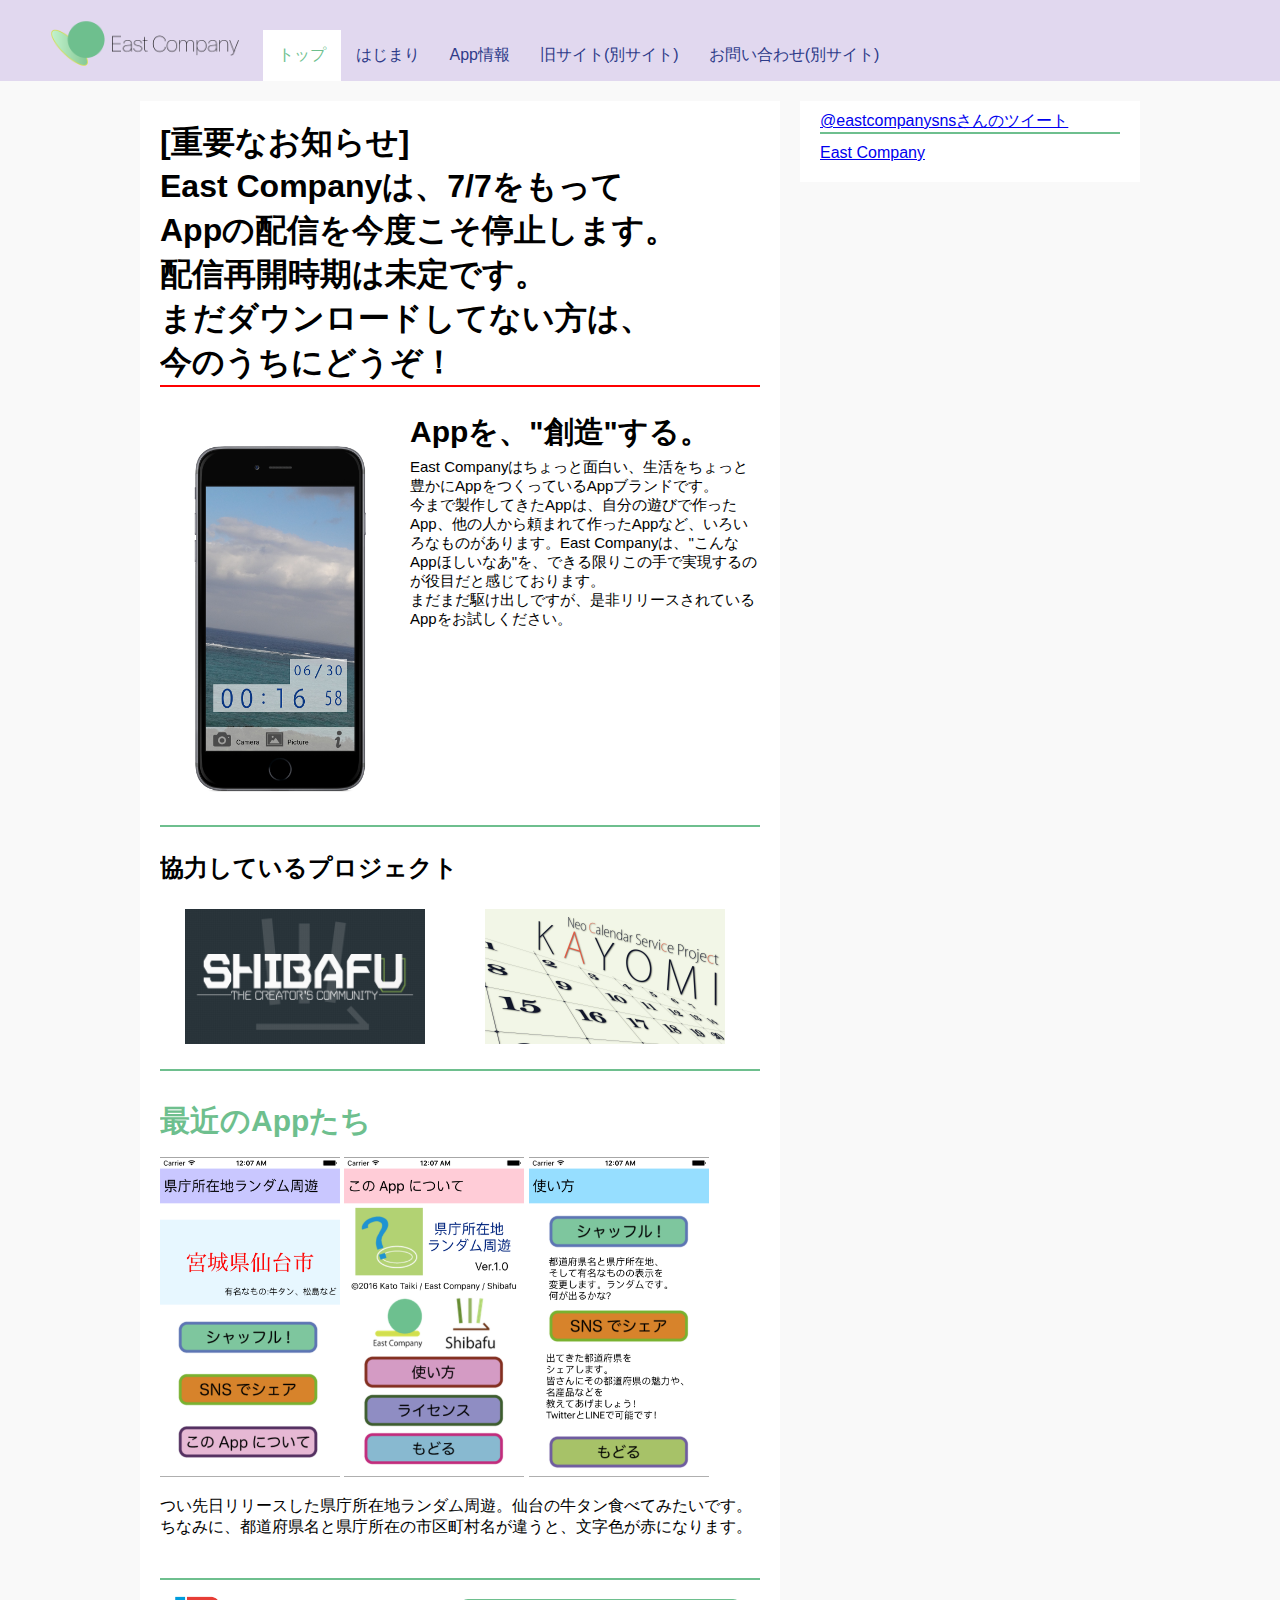
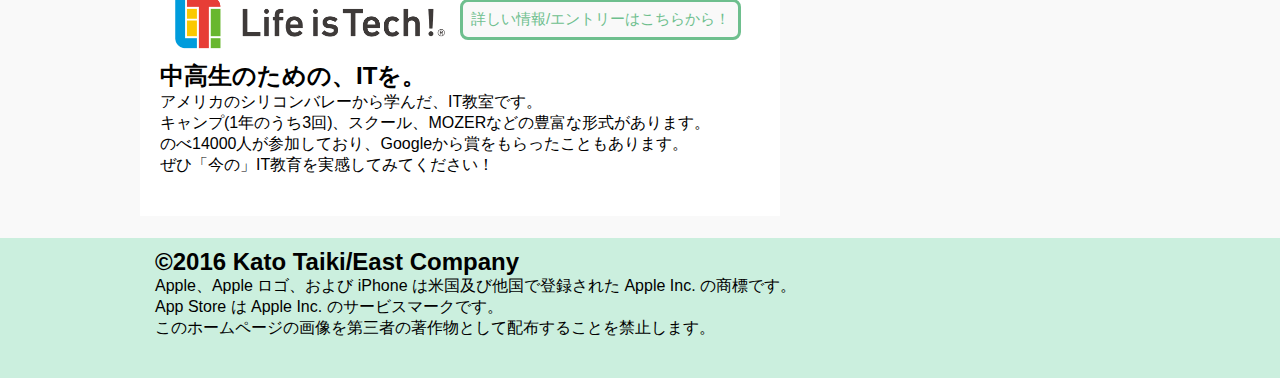
<file: index.html>
<!DOCTYPE html>
<html lang="ja">
<head>
    <meta charset="UTF-8">
    <link rel="stylesheet" href="style.css">
    <link rel="shortcut icon" href="favicon.ico">
    <title>East Company</title>
</head>
<nav>
<p><a class="sd3" href="index.html"><img src="Eastnew-Web.png" alt="" width="200"></a></p>
<!--   <img src="logo-jp.png" alt="" width="200">-->
    <ul class="container">
        <li><a class="tit" href="index.html">トップ</a></li>
        <li><a href="start.html">はじまり</a></li>
        <li><a href="app.html">App情報</a></li>
        <li><a href="http://kakkunkun2929.wix.com/east-net-old">旧サイト(別サイト)</a></li>
        <li><a href="https://docs.google.com/forms/d/19seEP1MpgFt4jKSDEdXwaR-WSeKMHG6goYW3qUMKNp4/viewform?c=0&w=1">お問い合わせ(別サイト)</a></li>
        
    </ul>
</nav>
<body>
<div id="fb-root"></div>
<script>(function(d, s, id) {
  var js, fjs = d.getElementsByTagName(s)[0];
  if (d.getElementById(id)) return;
  js = d.createElement(s); js.id = id;
  js.src = "//connect.facebook.net/ja_JP/sdk.js#xfbml=1&version=v2.5";
  fjs.parentNode.insertBefore(js, fjs);
}(document, 'script', 'facebook-jssdk'));</script>
<!--
 <audio id="audio" autoplay="true">
 <source src="flare.mp3">
 </audio>
-->
  <div class="container">
  <main>
  <div class="col-64">
  <h1>[重要なお知らせ]<br>
East Companyは、7/7をもって<br>Appの配信を今度こそ停止します。
<br>配信再開時期は未定です。<br>まだダウンロードしてない方は、<br>今のうちにどうぞ！
</h1>
      </div>
  <div class="col-63">
  <img class="top-image" src="Pic_iPhone_6_Plus_Vert_SpaceGray_sRGB_0914.png" alt="" width="240">
  <h1 class="title">Appを、"創造"する。</h1>
  <p class="description">East Companyはちょっと面白い、生活をちょっと豊かにAppをつくっているAppブランドです。<br>今まで製作してきたAppは、自分の遊びで作ったApp、他の人から頼まれて作ったAppなど、いろいろなものがあります。East Companyは、"こんなAppほしいなあ"を、できる限りこの手で実現するのが役目だと感じております。<br>まだまだ駆け出しですが、是非リリースされているAppをお試しください。</p>
<!--
   <link rel="stylesheet" href="https://life-is-tech.com">
   <a class="lit-btn"
   href="http://life-is-tech.com"
target="_blank">Life is Tech!</a>
-->
      </div>
      <div class="col-65">
          <h2>協力しているプロジェクト</h2>
          <div class="col-3">
<!--
          <img src="12694636_1718627971707160_7207883160546879691_o.jpg" alt="" width="240">
          <h3>AI</h3>
          </div>
-->
          <div class="box style-2">
                    <div class="cover">
                        <img src="Shibafu.jpg" alt="" width="240">
                        <div class="caption">
                            <h3>Shibafu</h3>
                            <span>しばふ</span>
                        </div>
                    </div>
                </div>
          </div>
<!--
          <div class="col-3">
          <img src="" alt="" width="240">
          <h3>人工言語 アルクト語</h3>
          </div>
-->
          <div class="col-3">
           <div class="box style-2">
                    <div class="cover">
                        <img src="Kayomi.jpg" alt="" width="240">
                        <div class="caption">
                            <h3>KAYOMI</h3>
                            <span>かよみ</span>
                        </div>
                    </div>
                </div>
          </div>
      </div>
       <div class="col-81">
       <h2 class="sal">最近のAppたち</h2>
       <img src="s1.png" alt="" width="180">
       <img src="s2.png" alt="" width="180">
       <img src="s3.png" alt="" width="180">
       <p class="sa">つい先日リリースした県庁所在地ランダム周遊。仙台の牛タン食べてみたいです。<br>ちなみに、都道府県名と県庁所在の市区町村名が違うと、文字色が赤になります。</p>
       </div>
       <div class="col-7">
<!--      <div class="col-2">-->
      <img src="lifeistech-logo-7.png" alt="" width="300">
<!--      </div>-->
      <link rel="stylesheet" href="https://life-is-tech.com">
   <a class="lit-btn"
   href="http://life-is-tech.com"
target="_blank">詳しい情報/エントリーはこちらから！</a>
    <div class="col-82">
     <h2>中高生のための、ITを。</h2>
         
     <p class="detech">アメリカのシリコンバレーから学んだ、IT教室です。<br>キャンプ(1年のうち3回)、スクール、MOZERなどの豊富な形式があります。<br>のべ14000人が参加しており、Googleから賞をもらったこともあります。<br>ぜひ「今の」IT教育を実感してみてください！</p>
      </div>
       </div>
       <div class="wa">
<!--       <div class="fb-page" data-href="https://www.facebook.com/eastcompanybook/" data-tabs="timeline" data-small-header="false" data-adapt-container-width="true" data-hide-cover="false" data-show-facepile="true"><div class="fb-xfbml-parse-ignore"><blockquote cite="https://www.facebook.com/eastcompanybook/"><a href="https://www.facebook.com/eastcompanybook/">East Company</a></blockquote></div></div>-->
<!--       <div class="fb-page" data-href="https://www.facebook.com/eastcompanybook/" data-tabs="timeline" data-width="1000" data-height="300" data-small-header="true" data-adapt-container-width="true" data-hide-cover="false" data-show-facepile="true"><div class="fb-xfbml-parse-ignore"><blockquote cite="https://www.facebook.com/eastcompanybook/"><a href="https://www.facebook.com/eastcompanybook/">East Company</a></blockquote></div></div>-->
       </div>
       
   </main>
   
   <div class="sidebar">
<!--
      <div class="sai">
       <h3>さいきんのAppたち</h3>
       <img src="CecbIqIXIAEd9-I.jpg-large.jpeg" alt="" width="200">
       <p class="sa">LiT!のメンターさんが自己紹介のカンペを試す。大阪やんね。</p>
       </div>
-->
       <div class="twi">
       <a class="twitter-timeline" href="https://twitter.com/eastcompanysns" data-widget-id="713901831810748416" data-chrome="nofooter noborders">@eastcompanysnsさんのツイート</a> <script>!function(d,s,id){var js,fjs=d.getElementsByTagName(s)[0],p=/^http:/.test(d.location)?'http':'https';if(!d.getElementById(id)){js=d.createElement(s);js.id=id;js.src=p+"://platform.twitter.com/widgets.js";fjs.parentNode.insertBefore(js,fjs);}}(document,"script","twitter-wjs");</script>
       </div>
       <div class="fb-page" data-href="https://www.facebook.com/eastcompanybook/" data-tabs="timeline" data-width="250" data-height="500" data-small-header="true" data-adapt-container-width="true" data-hide-cover="false" data-show-facepile="false"><div class="fb-xfbml-parse-ignore"><blockquote cite="https://www.facebook.com/eastcompanybook/"><a href="https://www.facebook.com/eastcompanybook/">East Company</a></blockquote></div></div>
       
   </div> 
   
   
     
     
    </div>
     <div id="footer-bk">
    <div id="footer">
        <h2>©2016 Kato Taiki/East Company</h2>
        <p>Apple、Apple ロゴ、および iPhone は米国及び他国で登録された Apple Inc. の商標です。<br>App Store は Apple Inc. のサービスマークです。<br>このホームページの画像を第三者の著作物として配布することを禁止します。
</p>
        </div>
    </div>
</body>

</html>
</file>
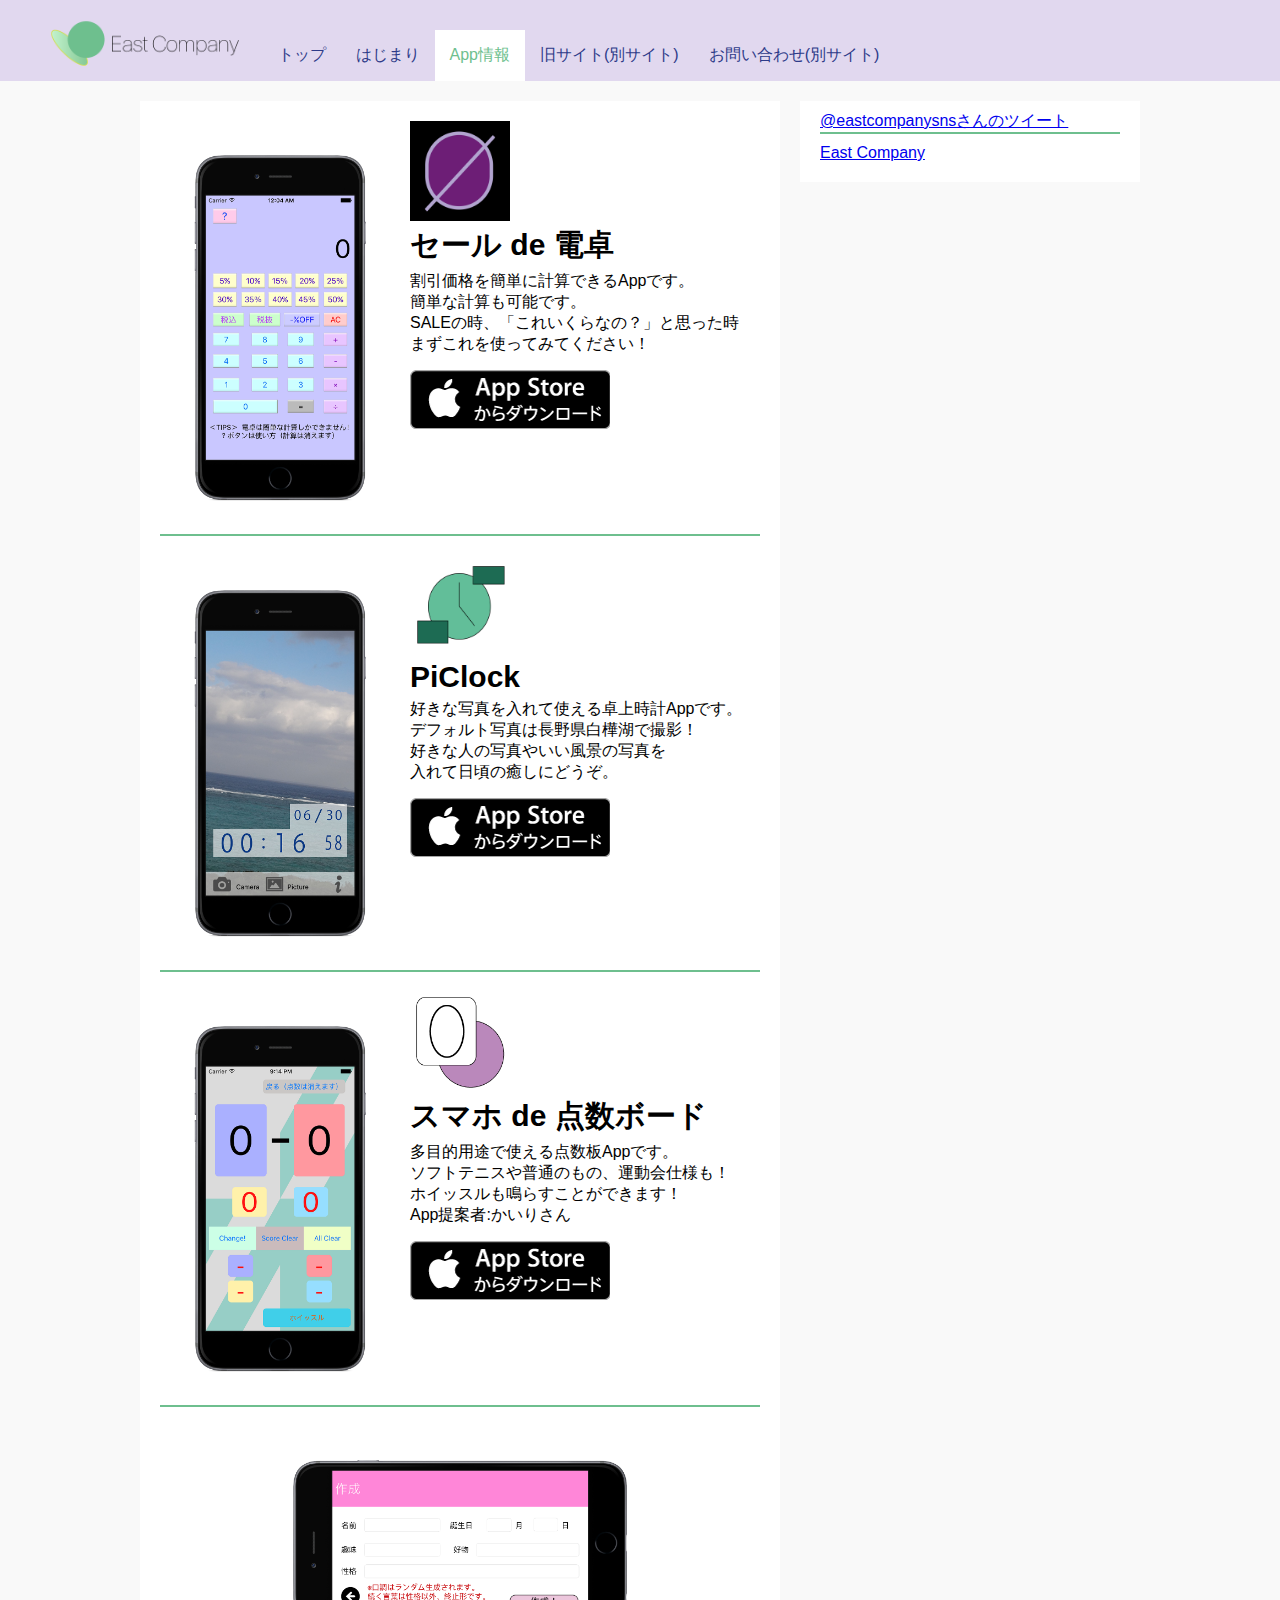
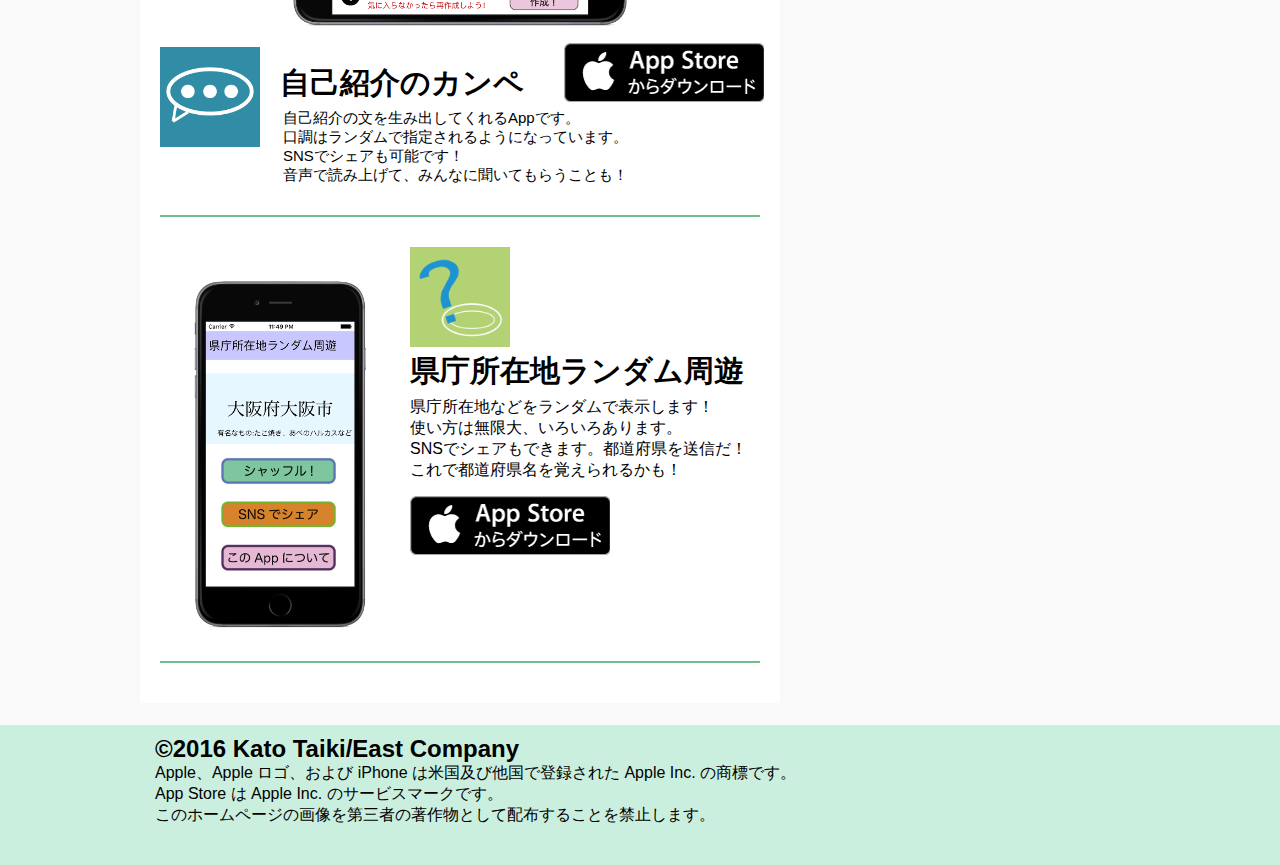
<file: app.html>
<!DOCTYPE html>
<html lang="ja">
<head>
    <meta charset="UTF-8">
    <link rel="stylesheet" href="style.css">
    <link rel="shortcut icon" href="favicon.ico">
    <title>East Company/App情報</title>
</head>
<nav>
  <p><a class="sd3" href="index.html"><img src="Eastnew-Web.png" alt="" width="200"></a></p>
<!--   <img src="logo-jp.png" alt="" width="200">-->
    <ul class="container">
        <li><a href="index.html">トップ</a></li>
        <li><a href="start.html">はじまり</a></li>
        <li><a class="tit" href="app.html">App情報</a></li>
        <li><a href="http://kakkunkun2929.wix.com/east-net-old">旧サイト(別サイト)</a></li>
        <li><a href="https://docs.google.com/forms/d/19seEP1MpgFt4jKSDEdXwaR-WSeKMHG6goYW3qUMKNp4/viewform?c=0&w=1">お問い合わせ(別サイト)</a></li>
        
    </ul>
</nav>
<body>
<div id="fb-root"></div>
<script>(function(d, s, id) {
  var js, fjs = d.getElementsByTagName(s)[0];
  if (d.getElementById(id)) return;
  js = d.createElement(s); js.id = id;
  js.src = "//connect.facebook.net/ja_JP/sdk.js#xfbml=1&version=v2.5";
  fjs.parentNode.insertBefore(js, fjs);
}(document, 'script', 'facebook-jssdk'));</script>
<!--
 <audio id="audio" autoplay="true">
 <source src="flare.mp3">
 </audio>
-->
  <div class="container">
  <main>
  <div class="col-6">
  <img class="top-image" src="SaleiPhone_6_Plus_Vert_SpaceGray_sRGB_0914.png" alt="" width="240"><img src="sare.png" alt="" width="100px">
  <h1 class="title">セール de 電卓</h1>
  <p class="description3">割引価格を簡単に計算できるAppです。<br>簡単な計算も可能です。<br>SALEの時、「これいくらなの？」と思った時<br>まずこれを使ってみてください！</p>
  <p><a href="https://itunes.apple.com/jp/app/seru-de-si-ge/id1017168814?mt=8"><img class="sd"  src="down.png" alt="" width="200px"></a></p>
<!--
   <link rel="stylesheet" href="https://life-is-tech.com">
   <a class="lit-btn"
   href="http://life-is-tech.com"
target="_blank">Life is Tech!</a>
-->
      </div>
      <div class="col-6">
  <img class="top-image" src="Pic_iPhone_6_Plus_Vert_SpaceGray_sRGB_0914.png" alt="" width="240"><img src="PiStore.png" alt="" width="100px">
  <h1 class="title">PiClock</h1>
  <p class="description3">好きな写真を入れて使える卓上時計Appです。<br>デフォルト写真は長野県白樺湖で撮影！<br>好きな人の写真やいい風景の写真を<br>入れて日頃の癒しにどうぞ。</p>
  <p><a href="https://itunes.apple.com/jp/app/piclock-pikurokku/id1037571209?mt=8"><img class="sd"  src="down.png" alt="" width="200px"></a></p>
<!--
   <link rel="stylesheet" href="https://life-is-tech.com">
   <a class="lit-btn"
   href="http://life-is-tech.com"
target="_blank">Life is Tech!</a>
-->
      </div>
      <div class="col-6">
  <img class="top-image" src="iPhone_6_Plus_Vert_SpaceGray_sRGB_0914.png" alt="" width="240"><img src="180s.png" alt="" width="100px">
  <h1 class="title">スマホ de 点数ボード</h1>
  <p class="description3">多目的用途で使える点数板Appです。<br>ソフトテニスや普通のもの、運動会仕様も！<br>ホイッスルも鳴らすことができます！<br>App提案者:かいりさん</p>
  <p><a href="https://itunes.apple.com/jp/app/sumaho-de-dian-shubodo/id1050988848?mt=8"><img class="sd"  src="down.png" alt="" width="200px"></a></p>
<!--
   <link rel="stylesheet" href="https://life-is-tech.com">
   <a class="lit-btn"
   href="http://life-is-tech.com"
target="_blank">Life is Tech!</a>
-->
      </div>
<!--
      <div class="col-6">
  <img class="top-image" src="Hukei_iPhone_6_Plus_Vert_SpaceGray_sRGB_0914.png" alt="" width="240"><img src="store.png" alt="" width="100px">
  <h1 class="title">風景 with Sound</h1>
  <p class="description3">風景を見ながら日常の音を楽しむAppです。<br>結構臨場感あふれると思います。<br>遊びで作ったので、活用性はとても低いです。<br>今後音も追加しようかと思っています。</p>
  <p><a href="https://itunes.apple.com/jp/app/feng-jing-with-sound/id1034879929?mt=8"><img class="sd"  src="down.png" alt="" width="200px"></a></p>
      </div>
-->
      <div class="col-62">
  <img class="top-image1" src="iPhone_6_Plus_Horz_SpaceGray_sRGB_0914.png" alt="" width="400">
  <img class="ic" src="Kanpe180s.png" alt="" width="100px">
          <h1 class="title2">自己紹介のカンペ</h1>
  <p class="description5">自己紹介の文を生み出してくれるAppです。<br>口調はランダムで指定されるようになっています。<br>SNSでシェアも可能です！<br>音声で読み上げて、みんなに聞いてもらうことも！</p>
  <p><a href="https://itunes.apple.com/jp/app/zi-ji-shao-jienokanpe/id1076095651?mt=8"><img class="sd2"  src="down.png" alt="" width="200px"></a></p>
  
  
<!--
   <link rel="stylesheet" href="https://life-is-tech.com">
   <a class="lit-btn"
   href="http://life-is-tech.com"
target="_blank">Life is Tech!</a>
-->
      </div>
      
      <div class="col-6">
  <img class="top-image" src="MihonSyuyu.png" alt="" width="240"><img src="syuyuappsite.png" alt="" width="100px">
  <h1 class="title">県庁所在地ランダム周遊</h1>
  <p class="description3">県庁所在地などをランダムで表示します！<br>使い方は無限大、いろいろあります。<br>SNSでシェアもできます。都道府県を送信だ！<br>これで都道府県名を覚えられるかも！</p>
  <p><a href="https://itunes.apple.com/us/app/xian-ting-suo-zai-derandamu/id1135257328?l=ja&ls=1&mt=8"><img class="sd"  src="down.png" alt="" width="200px"></a></p>
  

      </div>      
   </main>
   
   <div class="sidebar">
<!--
      <div class="sai">
       <h3>さいきんのAppたち</h3>
       <img src="CecbIqIXIAEd9-I.jpg-large.jpeg" alt="" width="200">
       <p class="sa">LiT!のメンターさんが自己紹介のカンペを試す。大阪やんね。</p>
       </div>
-->
       <div class="twi">
       <a class="twitter-timeline" href="https://twitter.com/eastcompanysns" data-widget-id="713901831810748416" data-chrome="nofooter noborders">@eastcompanysnsさんのツイート</a> <script>!function(d,s,id){var js,fjs=d.getElementsByTagName(s)[0],p=/^http:/.test(d.location)?'http':'https';if(!d.getElementById(id)){js=d.createElement(s);js.id=id;js.src=p+"://platform.twitter.com/widgets.js";fjs.parentNode.insertBefore(js,fjs);}}(document,"script","twitter-wjs");</script>
       </div>
       <div class="fb-page" data-href="https://www.facebook.com/eastcompanybook/" data-tabs="timeline" data-width="250" data-height="500" data-small-header="true" data-adapt-container-width="true" data-hide-cover="false" data-show-facepile="false"><div class="fb-xfbml-parse-ignore"><blockquote cite="https://www.facebook.com/eastcompanybook/"><a href="https://www.facebook.com/eastcompanybook/">East Company</a></blockquote></div></div>
       
   </div> 
   
   
     
     
    </div>
     <div id="footer-bk">
    <div id="footer">
        <h2>©2016 Kato Taiki/East Company</h2>
        <p>Apple、Apple ロゴ、および iPhone は米国及び他国で登録された Apple Inc. の商標です。<br>App Store は Apple Inc. のサービスマークです。<br>このホームページの画像を第三者の著作物として配布することを禁止します。</p>
        </div>
    </div>
</body>

</html>
</file>
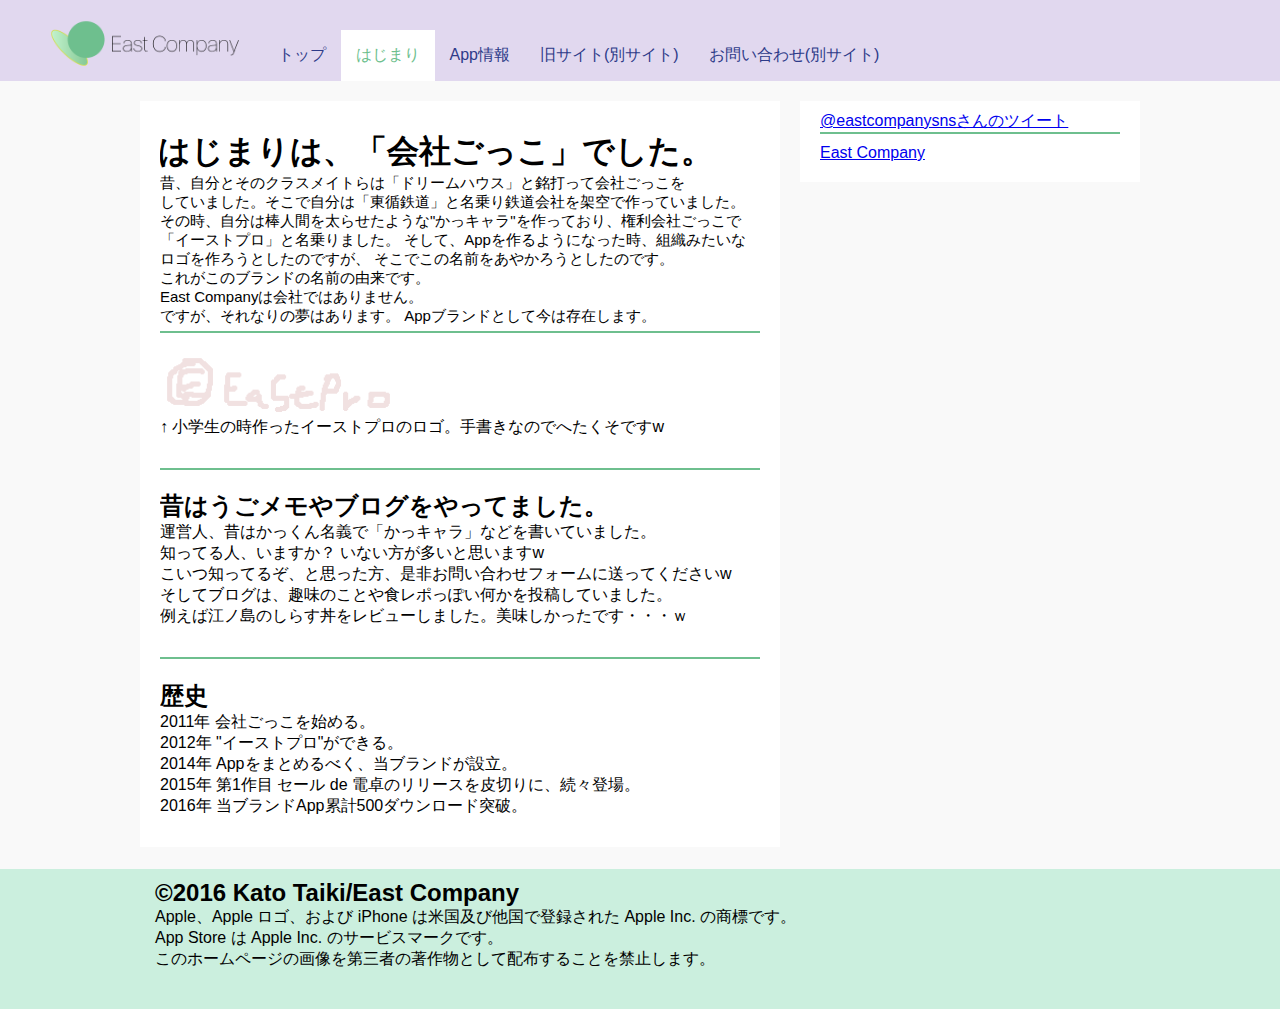
<file: start.html>
<!DOCTYPE html>
<html lang="ja">
<head>
    <meta charset="UTF-8">
    <link rel="stylesheet" href="style.css">
    <link rel="shortcut icon" href="favicon.ico">
    <title>East Company/はじまり</title>
</head>
<nav>
<p><a class="sd3" href="index.html"><img src="Eastnew-Web.png" alt="" width="200"></a></p>
<!--   <img src="logo-jp.png" alt="" width="200">-->
    <ul class="container">
        <li><a href="index.html">トップ</a></li>
        <li><a class="tit" href="start.html">はじまり</a></li>
        <li><a href="app.html">App情報</a></li>
        <li><a href="http://kakkunkun2929.wix.com/east-net-old">旧サイト(別サイト)</a></li>
        <li><a href="https://docs.google.com/forms/d/19seEP1MpgFt4jKSDEdXwaR-WSeKMHG6goYW3qUMKNp4/viewform?c=0&w=1">お問い合わせ(別サイト)</a></li>
        
    </ul>
</nav>
<body>
<div id="fb-root"></div>
<script>(function(d, s, id) {
  var js, fjs = d.getElementsByTagName(s)[0];
  if (d.getElementById(id)) return;
  js = d.createElement(s); js.id = id;
  js.src = "//connect.facebook.net/ja_JP/sdk.js#xfbml=1&version=v2.5";
  fjs.parentNode.insertBefore(js, fjs);
}(document, 'script', 'facebook-jssdk'));</script>
<!--
 <audio id="audio" autoplay="true">
 <source src="flare.mp3">
 </audio>
-->
  <div class="container">
  <main>
  <div class="col-6">
<!--  <img class="top-image" src="iPhone_6_Plus_Vert_SpaceGray_sRGB_0914.png" alt="" width="240">-->
  <h1 class="title3">はじまりは、「会社ごっこ」でした。</h1>
  <p class="description2">昔、自分とそのクラスメイトらは「ドリームハウス」と銘打って会社ごっこを<br>していました。そこで自分は「東循鉄道」と名乗り鉄道会社を架空で作っていました。
その時、自分は棒人間を太らせたような"かっキャラ"を作っており、権利会社ごっこで<br>「イーストプロ」と名乗りました。
そして、Appを作るようになった時、組織みたいなロゴを作ろうとしたのですが、
そこでこの名前をあやかろうとしたのです。<br>これがこのブランドの名前の由来です。
<br>East Companyは会社ではありません。<br>ですが、それなりの夢はあります。
Appブランドとして今は存在します。</p>
<!--
   <link rel="stylesheet" href="https://life-is-tech.com">
   <a class="lit-btn"
   href="http://life-is-tech.com"
target="_blank">Life is Tech!</a>
-->
      </div>
      <div class="col-6">
         <img src="7827d8_c570307956354928b5abb0c7c38b80fc.png" alt="" width="240">
          <p class="detech">↑ 小学生の時作ったイーストプロのロゴ。手書きなのでへたくそですw</p>
      </div>
    <div class="col-73">
     <h2>昔はうごメモやブログをやってました。</h2>
     <p class="detech">運営人、昔はかっくん名義で「かっキャラ」などを書いていました。<br>知ってる人、いますか？ いない方が多いと思いますw<br>こいつ知ってるぞ、と思った方、是非お問い合わせフォームに送ってくださいw<br>そしてブログは、趣味のことや食レポっぽい何かを投稿していました。<br>例えば江ノ島のしらす丼をレビューしました。美味しかったです・・・ｗ</p>
      </div>
      
      <div class="col-72">
          <h2 class="koo">歴史</h2>
          <p class="ko">2011年 会社ごっこを始める。<br>2012年 "イーストプロ"ができる。<br>2014年 Appをまとめるべく、当ブランドが設立。<br>2015年 第1作目 セール de 電卓のリリースを皮切りに、続々登場。<br>2016年 当ブランドApp累計500ダウンロード突破。</p>
      </div>
       <div class="wa">
<!--       <div class="fb-page" data-href="https://www.facebook.com/eastcompanybook/" data-tabs="timeline" data-small-header="false" data-adapt-container-width="true" data-hide-cover="false" data-show-facepile="true"><div class="fb-xfbml-parse-ignore"><blockquote cite="https://www.facebook.com/eastcompanybook/"><a href="https://www.facebook.com/eastcompanybook/">East Company</a></blockquote></div></div>-->
       </div>
       
   </main>
   
   <div class="sidebar">
<!--
      <div class="sai">
       <h3>さいきんのAppたち</h3>
       <img src="CecbIqIXIAEd9-I.jpg-large.jpeg" alt="" width="200">
       <p class="sa">LiT!のメンターさんが自己紹介のカンペを試す。大阪やんね。</p>
       </div>
-->
       <div class="twi">
       <a class="twitter-timeline" href="https://twitter.com/eastcompanysns" data-widget-id="713901831810748416" data-chrome="nofooter noborders">@eastcompanysnsさんのツイート</a> <script>!function(d,s,id){var js,fjs=d.getElementsByTagName(s)[0],p=/^http:/.test(d.location)?'http':'https';if(!d.getElementById(id)){js=d.createElement(s);js.id=id;js.src=p+"://platform.twitter.com/widgets.js";fjs.parentNode.insertBefore(js,fjs);}}(document,"script","twitter-wjs");</script>
       </div>
       <div class="fb-page" data-href="https://www.facebook.com/eastcompanybook/" data-tabs="timeline" data-width="250" data-height="500" data-small-header="true" data-adapt-container-width="true" data-hide-cover="false" data-show-facepile="false"><div class="fb-xfbml-parse-ignore"><blockquote cite="https://www.facebook.com/eastcompanybook/"><a href="https://www.facebook.com/eastcompanybook/">East Company</a></blockquote></div></div>
       
   </div> 
   
   
     
     
    </div>
     <div id="footer-bk">
    <div id="footer">
        <h2>©2016 Kato Taiki/East Company</h2>
        <p>Apple、Apple ロゴ、および iPhone は米国及び他国で登録された Apple Inc. の商標です。<br>App Store は Apple Inc. のサービスマークです。<br>このホームページの画像を第三者の著作物として配布することを禁止します。
</p>
        </div>
    </div>
</body>

</html>
</file>
<file: style.css>
*{
    margin: 0;
    padding: 0;
}
body{
    background: #f9f9f9;
     position: relative; 
    font-family: sans-serif;
}
.container{
    width: 1000px;
    margin: auto;
    overflow: hidden;
  
}
.tit{
    background: #fff;
    color: #6EBF8E;
}

.hit{
    background: #fff;
    color: #6EBF8E;
}
main{
    width: 600px;
    overflow: hidden;
    background: #fff;
    padding: 20px;
    float: left;
    margin-top: 20px;
}
nav a{
    text-decoration: none;
    color: #2E3B89;
    padding: 15px;
    display: block;
    transition: 0.5s;
    margin-bottom: 0px;
}
nav a:hover{
    background: #fff;
    color: #6EBF8E;
}

.sidebar{
    width: 300px;
    float: left;
    background: #fff;
    padding: 20px;
    margin-left: 20px;
    margin-top: 20px;
}
.col-7{
    width: 600px;
    overflow: hidden;
    margin-bottom: 20px;
    float: right
}
.col-72{
    width: 600px;
    overflow: hidden;
    margin-bottom: -30px;
    float: right
}
.col-71{
    width: 600px;
    overflow: hidden;
    margin-bottom: -10px;
    float: right
}
.col-73{
    width: 600px;
    border-bottom: 2px solid #6EBF8E;
    overflow: hidden;
    margin-bottom: 1px;
    float: right
}
.koo{
    margin-top: 20px;
}
.ko{
    margin-bottom: 40px;
}
.col-8{
    width: 600px;
    overflow: hidden;
    margin-bottom: 20px;
    float: right;
    border-bottom: 2px solid #6EBF8E;
    margin-bottom: 5px;
        
}

.col-82{
    width: 600px;
    overflow: hidden;
    margin-bottom: 20px;
    float: right;
    margin-bottom: -30px;
        
}

.col-81{
    width: 600px;
    overflow: hidden;
    margin-bottom: 20px;
    float: right;
    border-bottom: 2px solid #6EBF8E;
    margin-bottom: 5px;
        
}
.col-6{
    width: 600px;
    overflow: hidden;
    margin-bottom: 20px;
    border-bottom: 2px solid #6EBF8E;
}
.col-61{
    width: 600px;
    overflow: hidden;
    margin-bottom: 25px;
    position: relative;
    border-bottom: 2px solid #6EBF8E;
}
.col-62{
    width: 600px;
    overflow: hidden;
    margin-bottom: 30px;
    border-bottom: 2px solid #6EBF8E;
    margin-bottom: 30px;
}
.col-63{
    width: 600px;
    overflow: hidden;
    margin-bottom: 25px;
    border-bottom: 2px solid #6EBF8E;
}
.col-64{
    width: 600px;
    overflow: hidden;
    margin-bottom: 25px;
    border-bottom: 2px solid #FF0000;
}
.col-65{
    width: 600px;
    overflow: hidden;
}

.col-5{
    width: 490px;
    padding: 5px;
    float: left;
}
.col-4{
    width: 390px;
    padding: 5px;
    float: left;
}
.col-3{
    width: 290px;
    padding: 5px;
    float: left;
    overflow: hidden;
    margin-bottom: 20px;
    border-bottom: 2px solid #6EBF8E;
}

.col-2{
    width: 290px;
    padding: 5px;
    float: left;
    overflow: hidden
}
.col-1{
    width: 90px;
    padding: 5px;
    float: left;
}
nav{
    overflow: hidden;
    background: #E1D8EF;
    margin-: 30px;
}

nav li{
    float: left;
    list-style-type: none;
}

nav img{
    margin-left: 30px;
}

.lit-btn{
    background: #f9f9f9;
    color: #6EBF8E ;
    font-size: 15px;
    border: 3px solid #6EBF8E ;
        padding: 8px;
    text-decoration: none;
    border-radius: 8px;
    float: left;
    margin-bottom: 5px;
}
.lit-btn:hover{
    background: #6EBF8E ;
    color: #f9f9f9;
    transition: 1s;
}
.sd3:hover{
    background: #E1D8EF; 
}
.top-image{
    float: left;
    margin-right: 10px;
}
.top-image1{
    margin-right: 10px;
}

.title{
    float: left;
    font-size: 30px;
    width: 350px;
    margin-bottom: 5px;
}

.title2{
    float: left;
    font-size: 30px;
    margin-left: 20px;
    margin-bottom: 5px;
}

.col-7 a{
        margin-top: 14px;
}

.detech{
    margin-bottom: 30px;
    
}
.wa{
    margin-left: 50px;
}
.col-7 img{
}
.sd{
    margin-top: 15px;
}
.description{
    float: left;
    font-size: 15px;
    width: 350px;
    margin-bottom: 5px;
}
.description2{
    float: left;
    font-size: 15px;
    margin-bottom: 5px;
}
.description4{
    float: left;
    font-size: 15px;
    margin-bottom: 5px;
}
.description5{
    float: left;
    font-size: 15px;
    margin-left: 23px;
    margin-bottom:  30px;
}
nav img{
    float: left;
}
.sd2{
   margin-top: -20px;
    margin-bottom: -6px;
    margin-left: 40px;
    position: absolute;
}
.sai{
    margin-bottom: 10px;
    border-bottom: 2px solid #6EBF8E;
    
}
.sai1{
    margin-bottom: 10px;
    
}
.sa{
    margin-top: 15px;
    margin-bottom: 40px;
}
.sal{
     margin-bottom:15px;
    margin-top: 10px;
    font-size: 30px;
    color: #6EBF8E;
}
.ic{
    margin-top: 220px;
    float: left;
}
.twi{
    margin-top: -10px;
    border-bottom: 2px solid #6EBF8E;
}
.fb-page{
    margin-top: 10px;
}
.col-7 img{
    float: left;
}
.title3{
    margin-left: -2px;
    margin-top: 9px;
}

.box {
    width: 440px;
	text-align: left;
	padding: 20px;
	list-style: none;
	float: left;
}

.box .cover {
    /*  ⬇︎positionをrelativeにしよう  */
	position: relative;
}

.box .cover img {
    /*  ⬇︎画像を固定しよう  */
	max-width: 100%;
	display: block;
	position: relative;
}

.box .caption {
    /*  ⬇︎タイトルと本文を固定しよう  */
	position: absolute;
	top: 0;
	left: 0;
    
	padding: 20px;
	background: #6EBF8E;
	color: #8E1486;
}

.box .caption h3 {
	margin: 0;
	padding: 0;
	color: #fff;
}

.style-2 .cover img {
    /*  ⬇︎画像を文字より手前にする  */
    z-index: 10;

    /*  ⬇︎画像の動きをなめらかに  */
    
    -webkit-transition: -webkit-transform 0.4s;
    -o-transition: -moz-transform 0.4s;
    transition: transform 0.4s;
    
    
}

.style-2 .cover:hover img {
    /*  ⬇︎画像の位置を変える  */
    -webkit-transform: translateY(-90px);
    -ms-transform: translateY(-90px);
    -o-transform: translateY(-90px);
    transform: translateY(-90px);

    
    
    
}

.style-2 .caption {
	height: 60px;
	width: 45.5%;
	top: auto;
	bottom: 0;
}
div#footer-bk
{
    background-color: #CBEFDE;
        width:100%;
    height: 120px;
    position: absolute;
    bottom: -162px;
    padding: 10px 0;
}
div#footer{
    height: 100px;
    width: 970px;
    margin: auto;
}
</file>
